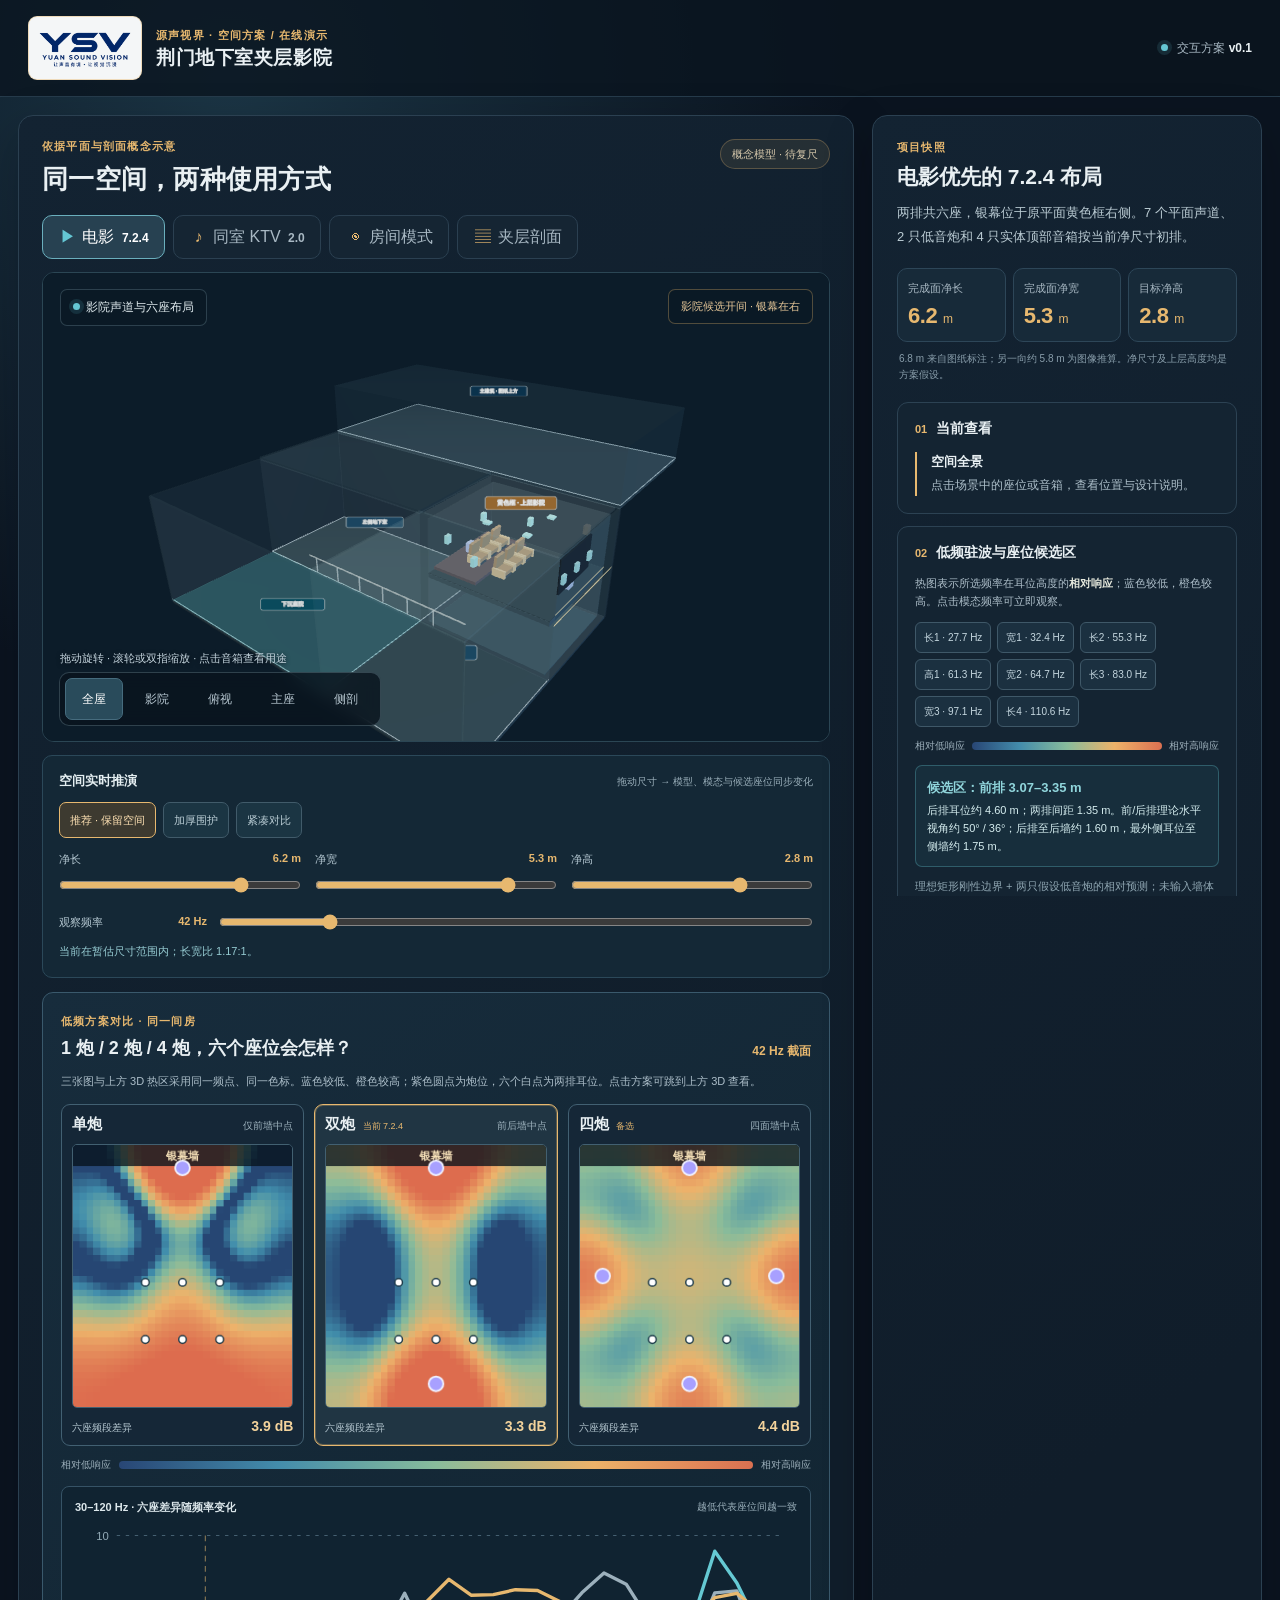
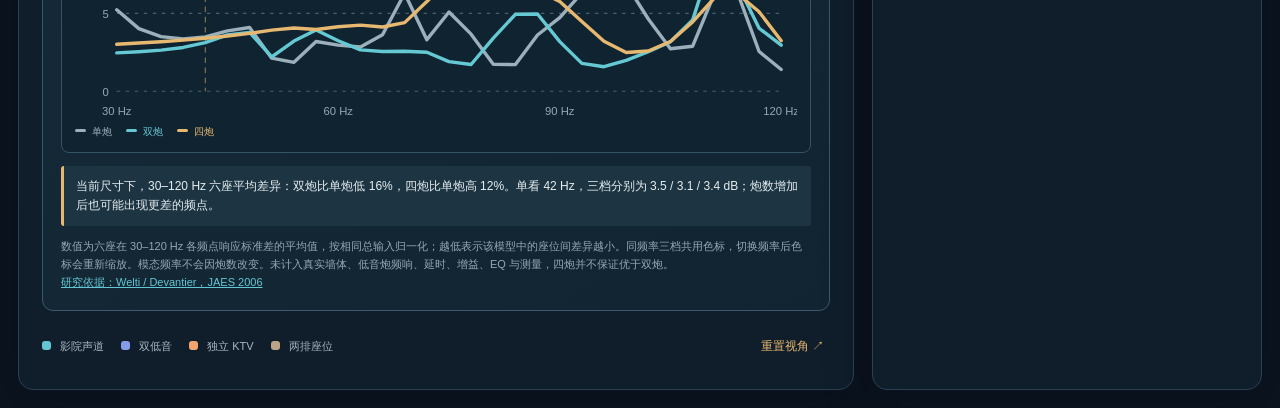
<file: basement-mezzanine-cinema/index.html>
<!doctype html>
<html lang="zh-CN">
<head>
  <meta charset="utf-8">
  <meta name="cinema-build" content="basement-mezzanine-20261107-pages-v0.1">
  <meta name="viewport" content="width=device-width, initial-scale=1">
  <meta name="theme-color" content="#0b1420">
  <title>荆门地下室 · 7.2.4 影院与 KTV 交互空间</title>
  <link rel="stylesheet" href="./styles.css">
</head>
<body>
  <div class="app-shell">
    <header class="topbar">
      <div class="brand-mark"><img src="./assets/ysv-logo.png" alt="源声视界 YSV 标志"></div>
      <div class="brand-copy">
        <span class="eyebrow">源声视界 · 空间方案 / 在线演示</span>
        <h1>荆门地下室夹层影院</h1>
      </div>
      <div class="topbar-meta"><span class="meta-dot"></span> 交互方案 <strong>v0.1</strong></div>
    </header>

    <main class="workspace">
      <section class="stage-panel" aria-labelledby="stage-title">
        <div class="stage-heading">
          <div>
            <p class="section-kicker">依据平面与剖面概念示意</p>
            <h2 id="stage-title">同一空间，两种使用方式</h2>
          </div>
          <span class="concept-badge">概念模型 · 待复尺</span>
        </div>

        <div class="mode-tabs" role="group" aria-label="展示内容">
          <button id="mode-cinema" class="mode-tab active" type="button" aria-pressed="true"><span class="mode-icon">▶</span> 电影 <strong>7.2.4</strong></button>
          <button id="mode-ktv" class="mode-tab" type="button" aria-pressed="false"><span class="mode-icon">♪</span> 同室 KTV <strong>2.0</strong></button>
          <button id="mode-modes" class="mode-tab" type="button" aria-pressed="false"><span class="mode-icon">◉</span> 房间模式</button>
          <button id="mode-section" class="mode-tab" type="button" aria-pressed="false"><span class="mode-icon">▤</span> 夹层剖面</button>
        </div>

        <div class="stage-frame" id="stage-frame">
          <div id="scene" class="scene" aria-label="可拖动旋转的三维影院场景"></div>
          <div id="load-state" class="load-state" role="status">正在准备三维空间…</div>
          <div class="stage-overline"><span class="live-dot"></span><span id="scene-caption">影院声道与六座布局</span></div>
          <div class="orientation-chip">影院候选开间 · 银幕在右</div>
          <div class="sub-switch" id="sub-switch" role="group" aria-label="三维低音炮数量" hidden><span>低频对比</span><button type="button" data-sub-switch="single" aria-pressed="false">1 炮</button><button type="button" data-sub-switch="dual" class="active" aria-pressed="true">2 炮</button><button type="button" data-sub-switch="quad" aria-pressed="false">4 炮</button></div>
          <div class="stage-note" id="stage-note">拖动旋转 · 滚轮或双指缩放 · 点击音箱查看用途</div>
          <div class="viewbar" role="group" aria-label="视角">
            <button type="button" data-view="house" class="view-button active">全屋</button>
            <button type="button" data-view="room" class="view-button">影院</button>
            <button type="button" data-view="top" class="view-button">俯视</button>
            <button type="button" data-view="seat" class="view-button">主座</button>
            <button type="button" data-view="section" class="view-button">侧剖</button>
          </div>
        </div>

        <div class="parameter-panel" aria-label="房间尺寸与低频观察设置">
          <div class="parameter-heading"><strong>空间实时推演</strong><span>拖动尺寸 → 模型、模态与候选座位同步变化</span></div>
          <div class="preset-row" role="group" aria-label="空间预设">
            <button type="button" data-preset="recommended" class="preset-button active">推荐 · 保留空间</button>
            <button type="button" data-preset="insulated" class="preset-button">加厚围护</button>
            <button type="button" data-preset="compact" class="preset-button">紧凑对比</button>
          </div>
          <div class="sliders">
            <label class="slider-field"><span>净长 <output id="length-value">6.2 m</output></span><input id="length-slider" type="range" min="5.2" max="6.5" step="0.1" value="6.2"></label>
            <label class="slider-field"><span>净宽 <output id="width-value">5.3 m</output></span><input id="width-slider" type="range" min="4.4" max="5.5" step="0.1" value="5.3"></label>
            <label class="slider-field"><span>净高 <output id="height-value">2.8 m</output></span><input id="height-slider" type="range" min="2.3" max="3.0" step="0.1" value="2.8"></label>
          </div>
          <div class="frequency-row"><label for="frequency-slider">观察频率 <output id="frequency-value">42 Hz</output></label><input id="frequency-slider" type="range" min="25" max="120" step="1" value="42"></div>
          <p id="fit-status" class="fit-status">当前尺寸位于黄色框的暂估可用范围内。</p>
        </div>

        <section class="sub-comparison" aria-labelledby="sub-comparison-heading">
          <div class="comparison-heading"><div><span class="section-kicker">低频方案对比 · 同一间房</span><h3 id="sub-comparison-heading">1 炮 / 2 炮 / 4 炮，六个座位会怎样？</h3></div><span class="comparison-frequency" id="comparison-frequency">42 Hz 截面</span></div>
          <p class="comparison-intro">三张图与上方 3D 热区采用同一频点、同一色标。蓝色较低、橙色较高；紫色圆点为炮位，六个白点为两排耳位。点击方案可跳到上方 3D 查看。</p>
          <div class="comparison-grid" role="group" aria-label="选择三维低音炮对比布局">
            <button type="button" class="comparison-card" data-sub-layout="single" aria-pressed="false"><span class="comparison-card-head"><strong>单炮</strong><small>仅前墙中点</small></span><canvas id="map-single" width="240" height="286" aria-label="单炮在当前频率的相对低频热图"></canvas><span class="comparison-card-foot">六座频段差异 <strong id="spread-single">计算中…</strong></span></button>
            <button type="button" class="comparison-card active" data-sub-layout="dual" aria-pressed="true"><span class="comparison-card-head"><strong>双炮 <em>当前 7.2.4</em></strong><small>前后墙中点</small></span><canvas id="map-dual" width="240" height="286" aria-label="双炮在当前频率的相对低频热图"></canvas><span class="comparison-card-foot">六座频段差异 <strong id="spread-dual">计算中…</strong></span></button>
            <button type="button" class="comparison-card" data-sub-layout="quad" aria-pressed="false"><span class="comparison-card-head"><strong>四炮 <em>备选</em></strong><small>四面墙中点</small></span><canvas id="map-quad" width="240" height="286" aria-label="四炮在当前频率的相对低频热图"></canvas><span class="comparison-card-foot">六座频段差异 <strong id="spread-quad">计算中…</strong></span></button>
          </div>
          <div class="comparison-scale"><span>相对低响应</span><i></i><span>相对高响应</span></div>
          <div class="comparison-chart"><div class="chart-heading"><strong>30–120 Hz · 六座差异随频率变化</strong><span>越低代表座位间越一致</span></div><svg id="spread-chart" viewBox="0 0 640 180" role="img" aria-label="单炮、双炮、四炮在六个座位的低频差异曲线"></svg><div class="chart-legend"><span class="single">单炮</span><span class="dual">双炮</span><span class="quad">四炮</span></div></div>
          <p id="comparison-takeaway" class="comparison-takeaway">正在计算座位间差异…</p>
          <p class="comparison-caveat">数值为六座在 30–120 Hz 各频点响应标准差的平均值，按相同总输入归一化；越低表示该模型中的座位间差异越小。同频率三档共用色标，切换频率后色标会重新缩放。模态频率不会因炮数改变。未计入真实墙体、低音炮频响、延时、增益、EQ 与测量，四炮并不保证优于双炮。<a href="https://aes.org/publications/elibrary/elibrary-page/?id=13680" target="_blank" rel="noopener noreferrer">研究依据：Welti / Devantier，JAES 2006</a></p>
        </section>

        <div class="stage-footer">
          <div class="legend"><span class="legend-item"><i class="swatch cinema"></i> 影院声道</span><span class="legend-item"><i class="swatch sub"></i> 双低音</span><span class="legend-item"><i class="swatch ktv"></i> 独立 KTV</span><span class="legend-item"><i class="swatch seat"></i> 两排座位</span></div>
          <button type="button" id="reset-camera" class="text-button">重置视角 ↗</button>
        </div>
      </section>

      <aside class="info-panel" aria-label="空间与设备说明">
        <div class="info-scroll">
          <section class="info-hero">
            <p class="section-kicker">项目快照</p>
            <h2 id="mode-title">电影优先的 7.2.4 布局</h2>
            <p id="mode-description">两排共六座，银幕位于原平面黄色框右侧。7 个平面声道、2 只低音炮和 4 只实体顶部音箱按当前净尺寸初排。</p>
          </section>

          <div class="metric-grid" aria-label="房间暂估尺寸">
            <div class="metric"><span>完成面净长</span><strong id="metric-length">6.2 <small>m</small></strong></div>
            <div class="metric"><span>完成面净宽</span><strong id="metric-width">5.3 <small>m</small></strong></div>
            <div class="metric"><span>目标净高</span><strong id="metric-height">2.8 <small>m</small></strong></div>
          </div>
          <p class="metric-footnote">6.8 m 来自图纸标注；另一向约 5.8 m 为图像推算。净尺寸及上层高度均是方案假设。</p>

          <section class="detail-card" aria-labelledby="selection-heading">
            <div class="card-heading"><span class="card-index">01</span><h3 id="selection-heading">当前查看</h3></div>
            <div id="selection-detail"><strong>空间全景</strong><p>点击场景中的座位或音箱，查看位置与设计说明。</p></div>
          </section>

          <section class="detail-card acoustics-card" aria-labelledby="acoustics-heading">
            <div class="card-heading"><span class="card-index">02</span><h3 id="acoustics-heading">低频驻波与座位候选区</h3></div>
            <p class="card-intro">热图表示所选频率在耳位高度的<strong>相对响应</strong>；蓝色较低，橙色较高。点击模态频率可立即观察。</p>
            <div id="mode-list" class="mode-list" aria-label="当前房间前几项理论模态"></div>
            <div class="heat-legend"><span>相对低响应</span><i></i><span>相对高响应</span></div>
            <div id="seat-zone" class="seat-zone">正在计算两排座位候选区…</div>
            <p class="card-caveat">理想矩形刚性边界 + 两只假设低音炮的相对预测；未输入墙体损耗、设备频响或实测。候选区是搜索结果，不是现场“最佳座位”认证。</p>
          </section>

          <section class="detail-card" aria-labelledby="channel-heading">
            <div class="card-heading"><span class="card-index">03</span><h3 id="channel-heading">声道定位</h3><span class="card-side">7 + 2 + 4 / KTV 2</span></div>
            <div class="filter-row" role="group" aria-label="声道分组">
              <button type="button" class="filter-button active" data-filter="all" aria-pressed="true">全部</button>
              <button type="button" class="filter-button" data-filter="bed" aria-pressed="false">平面 7</button>
              <button type="button" class="filter-button" data-filter="sub" aria-pressed="false">低音 2</button>
              <button type="button" class="filter-button" data-filter="top" aria-pressed="false">顶部 4</button>
              <button type="button" class="filter-button" data-filter="ktv" aria-pressed="false">KTV 2</button>
            </div>
            <div id="speaker-list" class="speaker-list"></div>
          </section>

          <section class="detail-card source-card" aria-labelledby="source-heading">
            <div class="card-heading"><span class="card-index">04</span><h3 id="source-heading">平面与剖面示意</h3></div>
            <button class="plan-preview" id="open-plan" type="button" aria-label="放大查看上层影院平面示意">
              <img src="./assets/plan-diagram.svg" alt="黄色框标出拟做上层影院的范围">
              <span>放大平面示意 ↗</span>
            </button>
            <button class="plan-preview section-preview" id="open-section" type="button" aria-label="放大查看平面与剖面关系示意">
              <img src="./assets/section-diagram.svg" alt="平面与剖面关系示意，红线标示上层影院">
              <span>放大剖面关系 ↗</span>
            </button>
            <p>黄色框标出影院开间，剖面中的红线标出规划的上层范围。</p>
          </section>

          <section class="detail-card decision-card" aria-labelledby="decision-heading">
            <div class="card-heading"><span class="card-index">05</span><h3 id="decision-heading">设计取舍</h3></div>
            <ul id="design-points">
              <li>影院主声道位于透声幕后的候选位置，电影模式优先。</li>
              <li>KTV 使用独立左右音箱与麦克风处理链；模式切换时单独管理两套输出。</li>
              <li>侧环绕需兼顾两排，后排角度与覆盖仍待现场校核。</li>
            </ul>
          </section>

          <div class="evidence-note"><strong>当前边界</strong><p>这是一份布局草案。梁底、墙体、夹层承载、门和空调路径尚未测绘；声压、隔声、KTV 反馈裕量和 RP22 等级均未验证。</p></div>
          <footer class="source-links">布局参考：<a href="https://www.dolby.com/about/support/guide/speaker-setup-guides/7.1.4-overhead-speaker-setup-guide" target="_blank" rel="noopener noreferrer">Dolby 7.1.4 顶部音箱指南</a> · <a href="https://cedia.org/site/assets/files/6057/cedia-cta_rp22_v1_2_sept_2023.pdf" target="_blank" rel="noopener noreferrer">CEDIA/CTA-RP22</a></footer>
        </div>
      </aside>
    </main>
  </div>

  <dialog id="plan-dialog" class="plan-dialog" aria-labelledby="dialog-title">
    <div class="dialog-header"><strong id="dialog-title">平面示意 · 黄色框为上层影院候选范围</strong><button type="button" id="close-plan" aria-label="关闭示意图">×</button></div>
    <img id="dialog-image" src="./assets/plan-diagram.svg" alt="上层影院候选布局和银幕方向示意">
    <p id="dialog-caption">平面展示候选范围、两排座位与银幕方向，具体尺寸需复尺。红线另见用户提供的左右剖面截图。</p>
  </dialog>

  <script type="module" src="./app.js"></script>
</body>
</html>
</file>
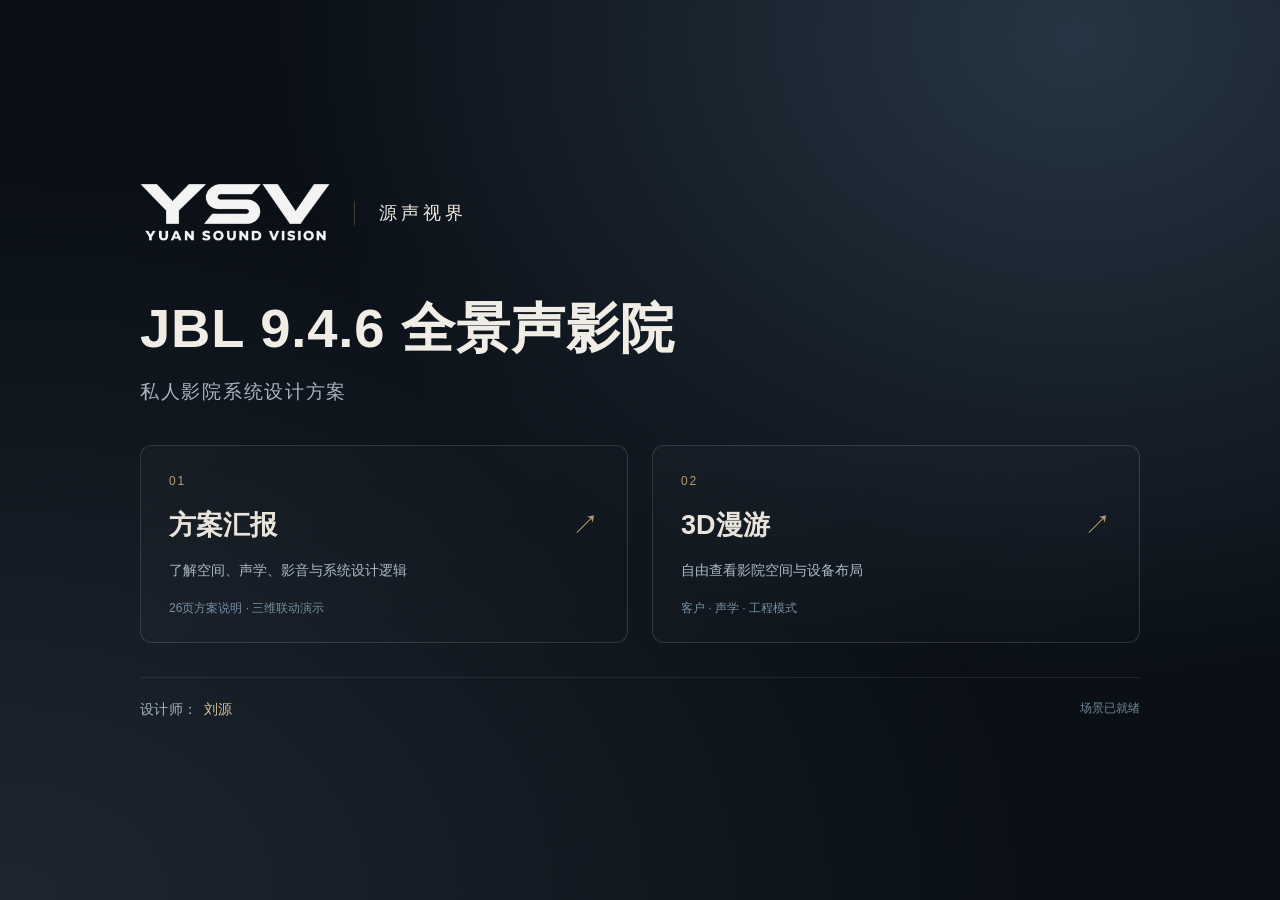
<file: jbl-cinema/desktop/index.html>
<!doctype html>
<html lang="zh-CN"><head><meta charset="utf-8"><meta name="viewport" content="width=device-width,initial-scale=1"><title>JBL 9.4.6全景声影院</title><meta http-equiv="refresh" content="0;url=../"><script>location.replace("../"+location.search+location.hash);</script></head><body><a href="../">打开最新影院方案</a></body></html>
</file>
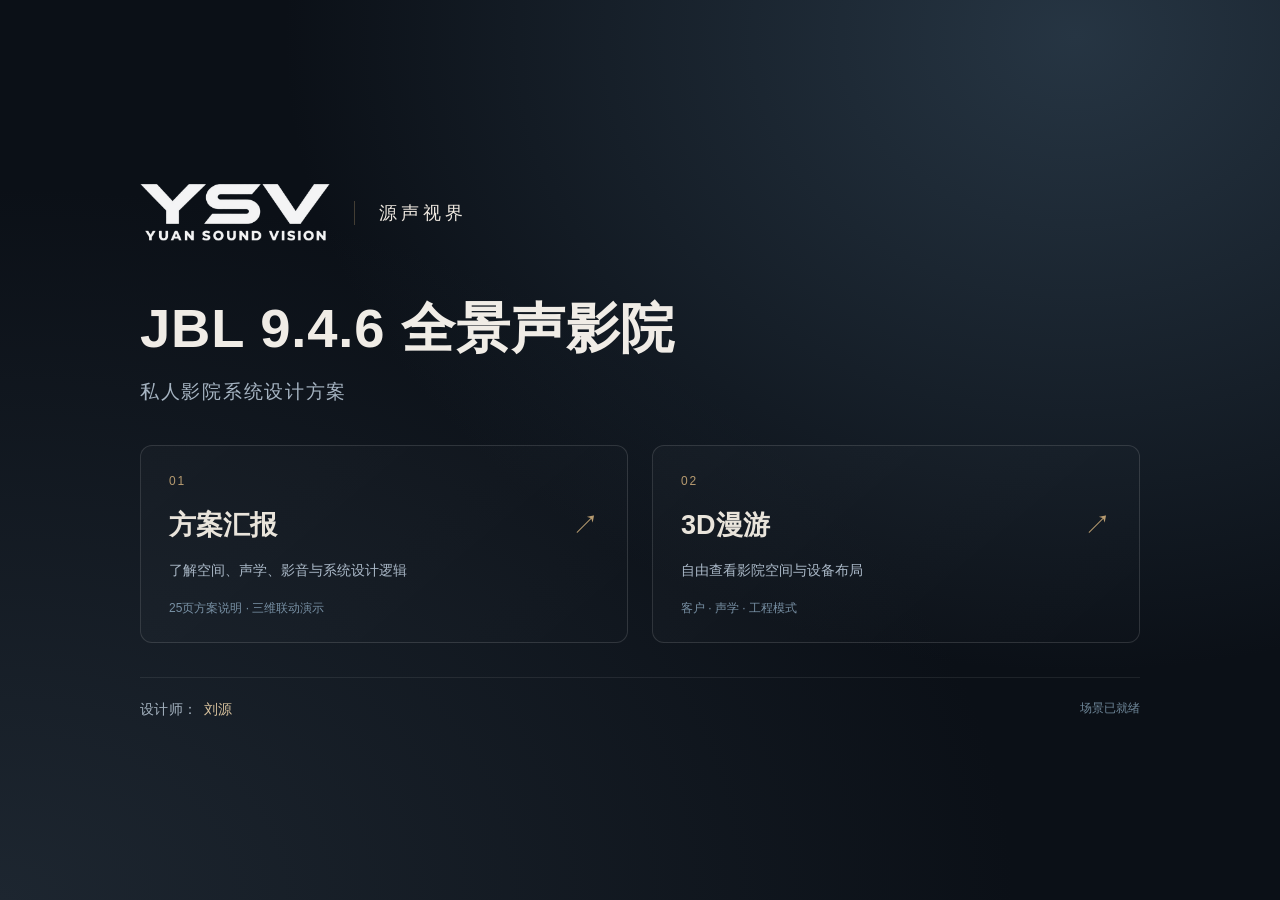
<file: jbl-cinema/v11/index.html>
<!doctype html><html lang="zh-CN"><head><meta charset="utf-8"><meta name="viewport" content="width=device-width,initial-scale=1"><title>JBL 9.4.6 全景声影院 V11</title><style>html,body{margin:0;height:100%;background:#0b0e12;color:#dce6ec;font-family:"Microsoft YaHei","PingFang SC",sans-serif}body{display:grid;place-items:center}.box{text-align:center}.box b{display:block;font-size:18px;margin-bottom:8px}.box span{font-size:12px;color:#91a4b2}</style></head><body><div class="box"><b>正在加载 JBL 9.4.6 全景声影院 V11…</b><span>首次打开需要载入完整 3D 场景</span></div><script>const parts=["part01.txt?v=20261005-v11-final","part02.txt?v=20261005-v11-final","part03.txt?v=20261005-v11-final","part04.txt?v=20261005-v11-final","part05.txt?v=20261005-v11-final","part06.txt?v=20261005-v11-final","part07.txt?v=20261005-v11-final","part08.txt?v=20261005-v11-final","part09.txt?v=20261005-v11-final","part10.txt?v=20261005-v11-final","part11.txt?v=20261005-v11-final","part12.txt?v=20261005-v11-final"];Promise.all(parts.map(p=>fetch(p).then(r=>{if(!r.ok)throw new Error(p+" "+r.status);return r.text()}))).then(x=>{document.open();document.write(x.join("\n"));document.close()}).catch(e=>{document.body.innerHTML='<div class="box"><b>页面加载失败</b><span>'+e.message+'</span></div>'})</script></body></html>
</file>
<file: basement-mezzanine-cinema/styles.css>
:root {
  color-scheme: dark;
  --bg: #0b1420;
  --panel: #111e2b;
  --panel-soft: #172635;
  --line: #2b4051;
  --text: #e9f0f3;
  --muted: #a8b8c3;
  --gold: #e7b86f;
  --cyan: #64c6d3;
  --violet: #859ce9;
  --ktv: #f2a56d;
  --radius: 15px;
  --space: 16px;
  --shadow: 0 18px 50px rgba(1, 7, 13, .23);
  font-family: "Microsoft YaHei", "Noto Sans CJK SC", "PingFang SC", sans-serif;
}
* { box-sizing: border-box; }
html, body { margin: 0; min-width: 320px; min-height: 100%; }
body { background: radial-gradient(circle at 18% 4%, #1b3545 0, transparent 28%), var(--bg); color: var(--text); }
button, a { -webkit-tap-highlight-color: transparent; }
button { font: inherit; cursor: pointer; }
button:focus-visible, a:focus-visible { outline: 2px solid var(--gold); outline-offset: 3px; }
a { color: var(--cyan); }
.app-shell { min-height: 100vh; }
.topbar { min-height: 82px; display: flex; align-items: center; gap: 14px; padding: 16px 28px; border-bottom: 1px solid #263b4b; background: rgba(10, 20, 31, .77); }
.brand-mark { width: 114px; height: 64px; flex: none; display: grid; place-items: center; overflow: hidden; border: 1px solid rgba(231,184,111,.45); border-radius: 9px; background: #f4f6f7; }
.brand-mark img { display: block; width: 100%; height: 100%; object-fit: contain; }
.brand-copy { min-width: 0; }
.brand-copy h1 { margin: 3px 0 0; font-size: 19px; line-height: 1.3; letter-spacing: .03em; }
.eyebrow, .section-kicker { color: var(--gold); font-size: 11px; font-weight: 700; letter-spacing: .11em; text-transform: uppercase; }
.topbar-meta { margin-left: auto; flex: none; color: var(--muted); font-size: 12px; }
.topbar-meta strong { color: var(--text); }
.meta-dot, .live-dot { display: inline-block; width: 7px; height: 7px; margin-right: 6px; border-radius: 50%; background: var(--cyan); box-shadow: 0 0 0 4px rgba(100,198,211,.13); vertical-align: 1px; }
.workspace { display: grid; grid-template-columns: minmax(0, 1fr) 390px; gap: 18px; max-width: 1760px; margin: 0 auto; padding: 18px; min-height: calc(100vh - 82px); }
.stage-panel, .info-panel { min-width: 0; border: 1px solid var(--line); border-radius: var(--radius); background: linear-gradient(145deg,#132332,#101d2a 70%); box-shadow: var(--shadow); }
.stage-panel { display: flex; flex-direction: column; padding: 23px; }
.stage-heading { display: flex; gap: 16px; justify-content: space-between; align-items: flex-start; margin-bottom: 18px; }
.stage-heading h2 { margin: 8px 0 0; font-size: clamp(20px, 2vw, 28px); letter-spacing: .01em; }
.section-kicker { margin: 0; }
.concept-badge { display: inline-flex; align-items: center; min-height: 30px; padding: 0 11px; color: #d5c7ab; background: rgba(231,184,111,.09); border: 1px solid rgba(231,184,111,.28); border-radius: 999px; font-size: 11px; white-space: nowrap; }
.mode-tabs { display: flex; gap: 8px; margin-bottom: 13px; flex-wrap: wrap; }
.mode-tab { min-height: 44px; border: 1px solid var(--line); border-radius: 10px; padding: 0 15px; color: var(--muted); background: #152533; transition: background .16s ease,border-color .16s ease,color .16s ease; }
.mode-tab strong { color: inherit; font-size: 12px; margin-left: 3px; }
.mode-tab .mode-icon { display: inline-block; width: 20px; color: var(--gold); }
.mode-tab:hover, .view-button:hover, .filter-button:hover { border-color: #7590a4; color: var(--text); }
.mode-tab.active { color: #fff; background: #274151; border-color: #6aafbd; }
.mode-tab.active .mode-icon { color: var(--cyan); }
#mode-ktv.active { background: #4a342a; border-color: var(--ktv); }
#mode-ktv.active .mode-icon { color: var(--ktv); }
#mode-section.active { background: #4b4030; border-color: var(--gold); }
#mode-section.active .mode-icon { color: var(--gold); }
#mode-modes.active { background: #193f50; border-color: var(--cyan); }
#mode-modes.active .mode-icon { color: var(--cyan); }
.stage-frame { position: relative; flex: 1; min-height: 470px; overflow: hidden; border: 1px solid #2b4654; border-radius: 12px; background: radial-gradient(circle at 50% 47%,#25475a 0,#142736 44%,#0a1722 100%); }
.scene, .scene canvas { width: 100%; height: 100%; display: block; }
.scene { position: absolute; inset: 0; touch-action: none; }
.load-state { position: absolute; inset: 0; display: grid; place-items: center; padding: 30px; background: rgba(13,25,36,.91); color: var(--text); text-align: center; z-index: 5; }
.load-state.is-hidden { display: none; }
.stage-overline, .orientation-chip, .stage-note, .viewbar, .sub-switch { position: absolute; z-index: 2; }
.stage-overline { top: 16px; left: 17px; padding: 9px 12px; border: 1px solid rgba(149,181,195,.25); border-radius: 7px; color: #dfe9ed; background: rgba(11,25,36,.72); backdrop-filter: blur(5px); font-size: 12px; }
.orientation-chip { top: 16px; right: 16px; padding: 9px 12px; border: 1px solid rgba(231,184,111,.32); border-radius: 7px; color: #e8c899; background: rgba(11,25,36,.72); font-size: 11px; }
.sub-switch { top: 61px; right: 16px; display: flex; align-items: center; gap: 4px; padding: 5px; border: 1px solid rgba(149,181,195,.35); border-radius: 8px; background: rgba(9,20,30,.88); backdrop-filter: blur(7px); }
.sub-switch[hidden] { display: none; }
.sub-switch span { margin: 0 5px; color: #c5d7de; font-size: 10px; }
.sub-switch button { min-width: 45px; min-height: 30px; padding: 0 6px; border: 1px solid transparent; border-radius: 5px; color: #bbccd3; background: transparent; font-size: 11px; }
.sub-switch button:hover { border-color: #7296a6; }
.sub-switch button.active { border-color: var(--gold); color: #fff2d7; background: #4b4134; }
.stage-note { bottom: 75px; left: 17px; max-width: calc(100% - 34px); color: #c4d4dd; font-size: 11px; text-shadow: 0 1px 4px #08121c; }
.viewbar { bottom: 15px; left: 16px; display: flex; gap: 5px; padding: 5px; border: 1px solid rgba(149,181,195,.28); border-radius: 10px; background: rgba(9,20,30,.82); backdrop-filter: blur(8px); }
.view-button { min-width: 58px; min-height: 42px; padding: 0 12px; border: 1px solid transparent; border-radius: 7px; color: #b8c8d1; background: transparent; font-size: 12px; }
.view-button.active { color: #fff; border-color: #466c7e; background: #294b5b; }
.stage-footer { display: flex; justify-content: space-between; align-items: center; gap: 12px; padding-top: 17px; }
.parameter-panel { margin-top: 13px; padding: 16px; border: 1px solid #2b4859; border-radius: 10px; background: #142836; }
.parameter-heading { display: flex; justify-content: space-between; gap: 12px; align-items: baseline; }
.parameter-heading strong { color: #e4eef1; font-size: 13px; }
.parameter-heading span { color: #9aafba; font-size: 10px; }
.preset-row { display: flex; gap: 7px; margin: 12px 0 14px; flex-wrap: wrap; }
.preset-button { min-height: 36px; padding: 0 10px; border: 1px solid #415b6a; border-radius: 7px; background: #1b3543; color: #b9ccd4; font-size: 11px; }
.preset-button:hover { border-color: #8bb5bd; color: #fff; }
.preset-button.active { border-color: var(--gold); color: #ffe2b4; background: #3d3a30; }
.sliders { display: grid; grid-template-columns: repeat(3,minmax(0,1fr)); gap: 14px; }
.slider-field { display: block; min-width: 0; }
.slider-field span { display: flex; justify-content: space-between; gap: 6px; color: #b6c9d3; font-size: 11px; }
.slider-field output, .frequency-row output { color: var(--gold); font-weight: 700; white-space: nowrap; }
input[type="range"] { width: 100%; height: 26px; margin: 5px 0 0; cursor: pointer; accent-color: var(--gold); }
.frequency-row { display: grid; grid-template-columns: 148px 1fr; gap: 12px; align-items: center; margin-top: 7px; }
.frequency-row label { display: flex; justify-content: space-between; gap: 6px; color: #b6c9d3; font-size: 11px; }
.frequency-row input { margin: 0; }
.fit-status { min-height: 18px; margin: 8px 0 0; color: #95cad1; font-size: 11px; line-height: 1.5; }
.fit-status.warning { color: #f3b780; }
.sub-comparison { margin-top: 14px; padding: 18px; border: 1px solid #3a596c; border-radius: 11px; background: linear-gradient(145deg,#172c3c,#112431); }
.comparison-heading { display: flex; justify-content: space-between; align-items: flex-end; gap: 12px; }
.comparison-heading h3 { margin: 7px 0 0; font-size: clamp(16px,1.4vw,21px); line-height: 1.35; }
.comparison-frequency { flex: none; color: var(--gold); font-size: 12px; font-weight: 700; }
.comparison-intro, .comparison-caveat { color: #adbfca; font-size: 11px; line-height: 1.65; }
.comparison-intro { margin: 12px 0 14px; }
.comparison-grid { display: grid; grid-template-columns: repeat(3,minmax(0,1fr)); gap: 10px; }
.comparison-card { display: block; min-width: 0; padding: 10px; border: 1px solid #426072; border-radius: 9px; color: var(--text); background: #152737; text-align: left; }
.comparison-card:hover { border-color: #8db8c4; }
.comparison-card.active { border-color: var(--gold); box-shadow: 0 0 0 1px rgba(231,184,111,.3) inset; background: #203543; }
.comparison-card-head, .comparison-card-foot { display: flex; justify-content: space-between; align-items: baseline; gap: 7px; }
.comparison-card-head strong { font-size: 15px; white-space: nowrap; }
.comparison-card-head small { color: #9eb3be; font-size: 10px; text-align: right; }
.comparison-card-head em { margin-left: 3px; color: var(--gold); font-size: 9px; font-style: normal; font-weight: 500; }
.comparison-card canvas { display: block; width: 100%; height: auto; margin: 10px auto; border: 1px solid #426071; border-radius: 5px; background: #122231; }
.comparison-card-foot { color: #b5c7d0; font-size: 10px; }
.comparison-card-foot strong { color: #f3d39c; font-size: 14px; white-space: nowrap; }
.comparison-scale { display: flex; align-items: center; gap: 8px; margin: 12px 0 14px; color: #9db0bb; font-size: 10px; }
.comparison-scale i { flex: 1; height: 8px; border-radius: 8px; background: linear-gradient(90deg,#284675,#438cab,#88bc9c,#edb269,#da7051); }
.comparison-chart { padding: 13px; border: 1px solid #365366; border-radius: 8px; background: #102331; }
.chart-heading { display: flex; justify-content: space-between; gap: 9px; color: #dce7eb; font-size: 11px; }
.chart-heading span { color: #9aafba; font-size: 10px; }
#spread-chart { display: block; width: 100%; height: auto; margin-top: 7px; }
.chart-legend { display: flex; gap: 14px; color: #b8cad2; font-size: 10px; }
.chart-legend span::before { content: ''; display: inline-block; width: 11px; height: 3px; margin: 0 6px 3px 0; border-radius: 3px; background: currentColor; }
.chart-legend .single { color: #9cb0bc; }.chart-legend .dual { color: #65c9d3; }.chart-legend .quad { color: #e7b86f; }
.comparison-takeaway { margin: 13px 0 0; padding: 11px 12px; border-left: 3px solid var(--gold); border-radius: 3px; color: #e6eef1; background: #1d3543; font-size: 12px; line-height: 1.6; }
.comparison-caveat { margin: 11px 0 0; color: #93a9b5; }
.comparison-caveat a { white-space: nowrap; }
.legend { display: flex; flex-wrap: wrap; gap: 8px 17px; }
.legend-item { color: var(--muted); font-size: 11px; white-space: nowrap; }
.swatch { display: inline-block; width: 9px; height: 9px; margin-right: 6px; border-radius: 3px; vertical-align: 0; }
.swatch.cinema { background: var(--cyan); }.swatch.sub { background: var(--violet); }.swatch.ktv { background: var(--ktv); }.swatch.seat { background: #bca487; }
.text-button { flex: none; min-height: 38px; border: none; color: var(--gold); background: transparent; font-size: 12px; }
.text-button:hover { text-decoration: underline; }
.info-panel { overflow: hidden; }
.info-scroll { height: 100%; max-height: calc(100vh - 120px); overflow-y: auto; padding: 24px; scrollbar-color: #36546a transparent; }
.info-hero h2 { margin: 8px 0 10px; font-size: 21px; line-height: 1.35; }
.info-hero p:last-child { color: #bacbd3; font-size: 13px; line-height: 1.8; margin: 0; }
.metric-grid { display: grid; grid-template-columns: repeat(3,minmax(0,1fr)); gap: 7px; margin-top: 20px; }
.metric { padding: 12px 10px; border: 1px solid #2d4658; border-radius: 10px; background: #172a39; }
.metric span { display: block; color: var(--muted); font-size: 11px; white-space: nowrap; }
.metric strong { display: block; margin-top: 7px; color: var(--gold); font-size: 22px; letter-spacing: -.02em; white-space: nowrap; }
.metric small { font-size: 12px; font-weight: 500; }
.metric-footnote { margin: 9px 2px 19px; color: #899eab; font-size: 10px; line-height: 1.6; }
.detail-card { margin-top: 12px; padding: 17px; border: 1px solid #2c4253; border-radius: 11px; background: #142432; }
.card-heading { display: flex; align-items: center; gap: 9px; min-width: 0; }
.card-index { color: var(--gold); font-size: 11px; font-weight: 700; }
.card-heading h3 { margin: 0; font-size: 14px; white-space: nowrap; }
.card-side { margin-left: auto; color: #90a7b4; font-size: 10px; white-space: nowrap; }
#selection-detail { margin-top: 14px; padding-left: 14px; border-left: 2px solid var(--gold); }
#selection-detail strong { font-size: 13px; }
#selection-detail p { color: #adbfca; font-size: 12px; line-height: 1.65; margin: 5px 0 0; }
.filter-row { display: flex; gap: 5px; margin: 15px 0 10px; overflow-x: auto; padding-bottom: 3px; }
.filter-button { min-width: 47px; min-height: 34px; flex: none; padding: 0 8px; border: 1px solid #355062; border-radius: 6px; background: #1c3040; color: #9fb6c2; font-size: 11px; }
.filter-button.active { border-color: #74b9c3; color: #e7fbfd; background: #284654; }
.speaker-list { display: grid; grid-template-columns: repeat(2,minmax(0,1fr)); gap: 6px; max-height: 208px; overflow-y: auto; }
.card-intro, .card-caveat { color: #aebfca; font-size: 11px; line-height: 1.65; }
.card-intro { margin: 12px 0; }
.card-intro strong { color: #e6e9dd; }
.card-caveat { margin: 10px 0 0; color: #8fa6b2; }
.mode-list { display: flex; gap: 6px; flex-wrap: wrap; max-height: 107px; overflow-y: auto; }
.mode-pill { min-height: 31px; padding: 0 8px; border: 1px solid #3f5868; border-radius: 6px; background: #1b3040; color: #c5d7df; font-size: 10px; }
.mode-pill:hover, .mode-pill.active { border-color: var(--cyan); color: #e9ffff; background: #245062; }
.heat-legend { display: flex; align-items: center; gap: 7px; color: #9db0bb; font-size: 10px; margin: 12px 0; }
.heat-legend i { flex: 1; height: 8px; border-radius: 8px; background: linear-gradient(90deg,#284675,#438cab,#88bc9c,#edb269,#da7051); }
.seat-zone { padding: 11px; border: 1px solid rgba(100,198,211,.31); border-radius: 7px; background: rgba(39,95,108,.18); color: #d6eef0; font-size: 11px; line-height: 1.65; }
.seat-zone strong { display: block; color: #90d5db; font-size: 13px; margin-bottom: 2px; }
.speaker-item { display: flex; align-items: center; justify-content: space-between; gap: 6px; min-width: 0; min-height: 38px; padding: 0 10px; border: 1px solid #314857; border-radius: 6px; background: #1b2d3a; color: #d4e0e5; text-align: left; font-size: 11px; }
.speaker-item:hover, .speaker-item.selected { border-color: var(--gold); background: #31414a; }
.speaker-item span { overflow: hidden; text-overflow: ellipsis; white-space: nowrap; }
.speaker-item code { color: var(--gold); font-size: 10px; }
.plan-preview { position: relative; display: block; width: 100%; min-height: 120px; margin-top: 13px; padding: 0; border: 1px solid #456078; border-radius: 7px; overflow: hidden; background: #eae8e1; }
.plan-preview img { display: block; width: 100%; height: 150px; object-fit: contain; object-position: center; background: #101923; }
.plan-preview span { position: absolute; bottom: 0; left: 0; right: 0; padding: 9px; color: #fff; background: linear-gradient(transparent,rgba(8,17,26,.9)); font-size: 11px; text-align: right; }
.section-preview { margin-top: 9px; }
.section-preview img { height: 115px; object-position: center 43%; }
.source-card p, .decision-card li { color: #aebfca; font-size: 12px; line-height: 1.7; }
.source-card p { margin-bottom: 0; }
.decision-card ul { padding-left: 19px; margin: 12px 0 0; }
.decision-card li + li { margin-top: 7px; }
.evidence-note { margin-top: 16px; padding: 15px; border: 1px solid rgba(231,184,111,.28); border-radius: 9px; background: rgba(231,184,111,.07); }
.evidence-note strong { color: var(--gold); font-size: 12px; }
.evidence-note p { color: #c1cbd0; margin: 7px 0 0; font-size: 11px; line-height: 1.7; }
.source-links { color: #869eac; font-size: 10px; line-height: 1.7; padding: 18px 0 0; }
.source-links a { color: #a5d5df; }
.plan-dialog { width: min(92vw, 1080px); max-height: 90vh; padding: 0; border: 1px solid #567181; border-radius: 12px; color: var(--text); background: #12202d; box-shadow: 0 24px 70px #0009; }
.plan-dialog::backdrop { background: rgba(3,9,14,.82); }
.dialog-header { display: flex; align-items: center; justify-content: space-between; gap: 12px; padding: 14px 18px; }
.dialog-header strong { font-size: 13px; }
.dialog-header button { min-width: 44px; min-height: 44px; border: 1px solid #517084; border-radius: 7px; color: var(--text); background: #203748; font-size: 25px; }
.plan-dialog img { display: block; max-width: 100%; max-height: calc(90vh - 130px); margin: 0 auto; object-fit: contain; background: white; }
.plan-dialog p { margin: 0; padding: 10px 17px 16px; color: var(--muted); font-size: 11px; line-height: 1.5; }
@media (max-width: 1120px) {
  .workspace { grid-template-columns: minmax(0,1fr) 330px; gap: 11px; padding: 11px; }
  .stage-panel { padding: 16px; }
  .info-scroll { padding: 17px; }
  .parameter-heading span { display: none; }
}
@media (max-width: 850px) {
  .workspace { display: block; }
  .stage-panel, .info-panel { margin-bottom: 11px; }
  .stage-frame { height: min(64vh,570px); min-height: 420px; flex: none; }
  .parameter-heading span { display: inline; }
  .info-scroll { max-height: none; overflow: visible; }
  .info-panel { overflow: visible; }
  .speaker-list { max-height: none; }
}
@media (max-width: 520px) {
  .topbar { padding: 13px 14px; min-height: 69px; }
  .brand-mark { width: 76px; height: 46px; }
  .brand-copy h1 { font-size: 15px; }
  .eyebrow { font-size: 9px; letter-spacing: .04em; }
  .topbar-meta { font-size: 10px; }
  .workspace { padding: 8px; }
  .stage-panel { padding: 12px; }
  .stage-heading { align-items: flex-start; margin-bottom: 13px; }
  .stage-heading h2 { font-size: 19px; }
  .concept-badge { font-size: 10px; padding: 0 8px; min-height: 27px; }
  .mode-tabs { display: grid; grid-template-columns: repeat(2,minmax(0,1fr)); gap: 5px; }
  .mode-tab { min-height: 44px; padding: 0 5px; font-size: 11px; white-space: nowrap; }
  .mode-tab .mode-icon { width: 13px; }
  .mode-tab strong { font-size: 10px; }
  .stage-frame { height: 435px; min-height: 435px; }
  .orientation-chip { top: 53px; right: 12px; font-size: 10px; }
  .sub-switch { top: 91px; right: 12px; }
  .sub-switch span { display: none; }
  .stage-overline { top: 12px; left: 12px; font-size: 10px; }
  .stage-note { bottom: 73px; left: 12px; font-size: 10px; }
  .viewbar { left: 9px; right: 9px; justify-content: space-between; }
  .view-button { flex: 1; min-width: 0; padding: 0 6px; }
  .stage-footer { align-items: flex-start; }
  .legend { gap: 5px 9px; }
  .legend-item { font-size: 10px; }
  .text-button { font-size: 10px; }
  .parameter-panel { padding: 12px; }
  .parameter-heading span { display: none; }
  .preset-row { gap: 5px; }
  .preset-button { flex: 1 1 auto; min-height: 34px; padding: 0 6px; font-size: 10px; }
  .sliders { gap: 8px; }
  .slider-field span { display: block; font-size: 10px; }
  .slider-field output { display: block; }
  .frequency-row { grid-template-columns: 105px 1fr; gap: 7px; }
  .frequency-row label { display: block; font-size: 10px; }
  .frequency-row output { display: block; }
  .sub-comparison { padding: 12px; }
  .comparison-heading { align-items: flex-start; }
  .comparison-heading h3 { font-size: 16px; }
  .comparison-frequency { font-size: 10px; white-space: nowrap; }
  .comparison-grid { grid-template-columns: 1fr; gap: 8px; }
  .comparison-card { display: grid; grid-template-columns: minmax(0,1fr) 110px; align-items: center; gap: 4px 10px; }
  .comparison-card-head { display: block; }
  .comparison-card-head small { display: block; margin-top: 5px; text-align: left; }
  .comparison-card canvas { grid-column: 2; grid-row: 1 / span 2; width: 110px; margin: 0; }
  .comparison-card-foot { display: block; }
  .comparison-card-foot strong { display: block; margin-top: 3px; }
  .chart-heading { display: block; }
  .chart-heading span { display: block; margin-top: 3px; }
  .info-scroll { padding: 17px; }
}
@media (prefers-reduced-motion: reduce) { *,*::before,*::after { scroll-behavior: auto !important; transition-duration: .01ms !important; animation-duration: .01ms !important; } }
</file>
